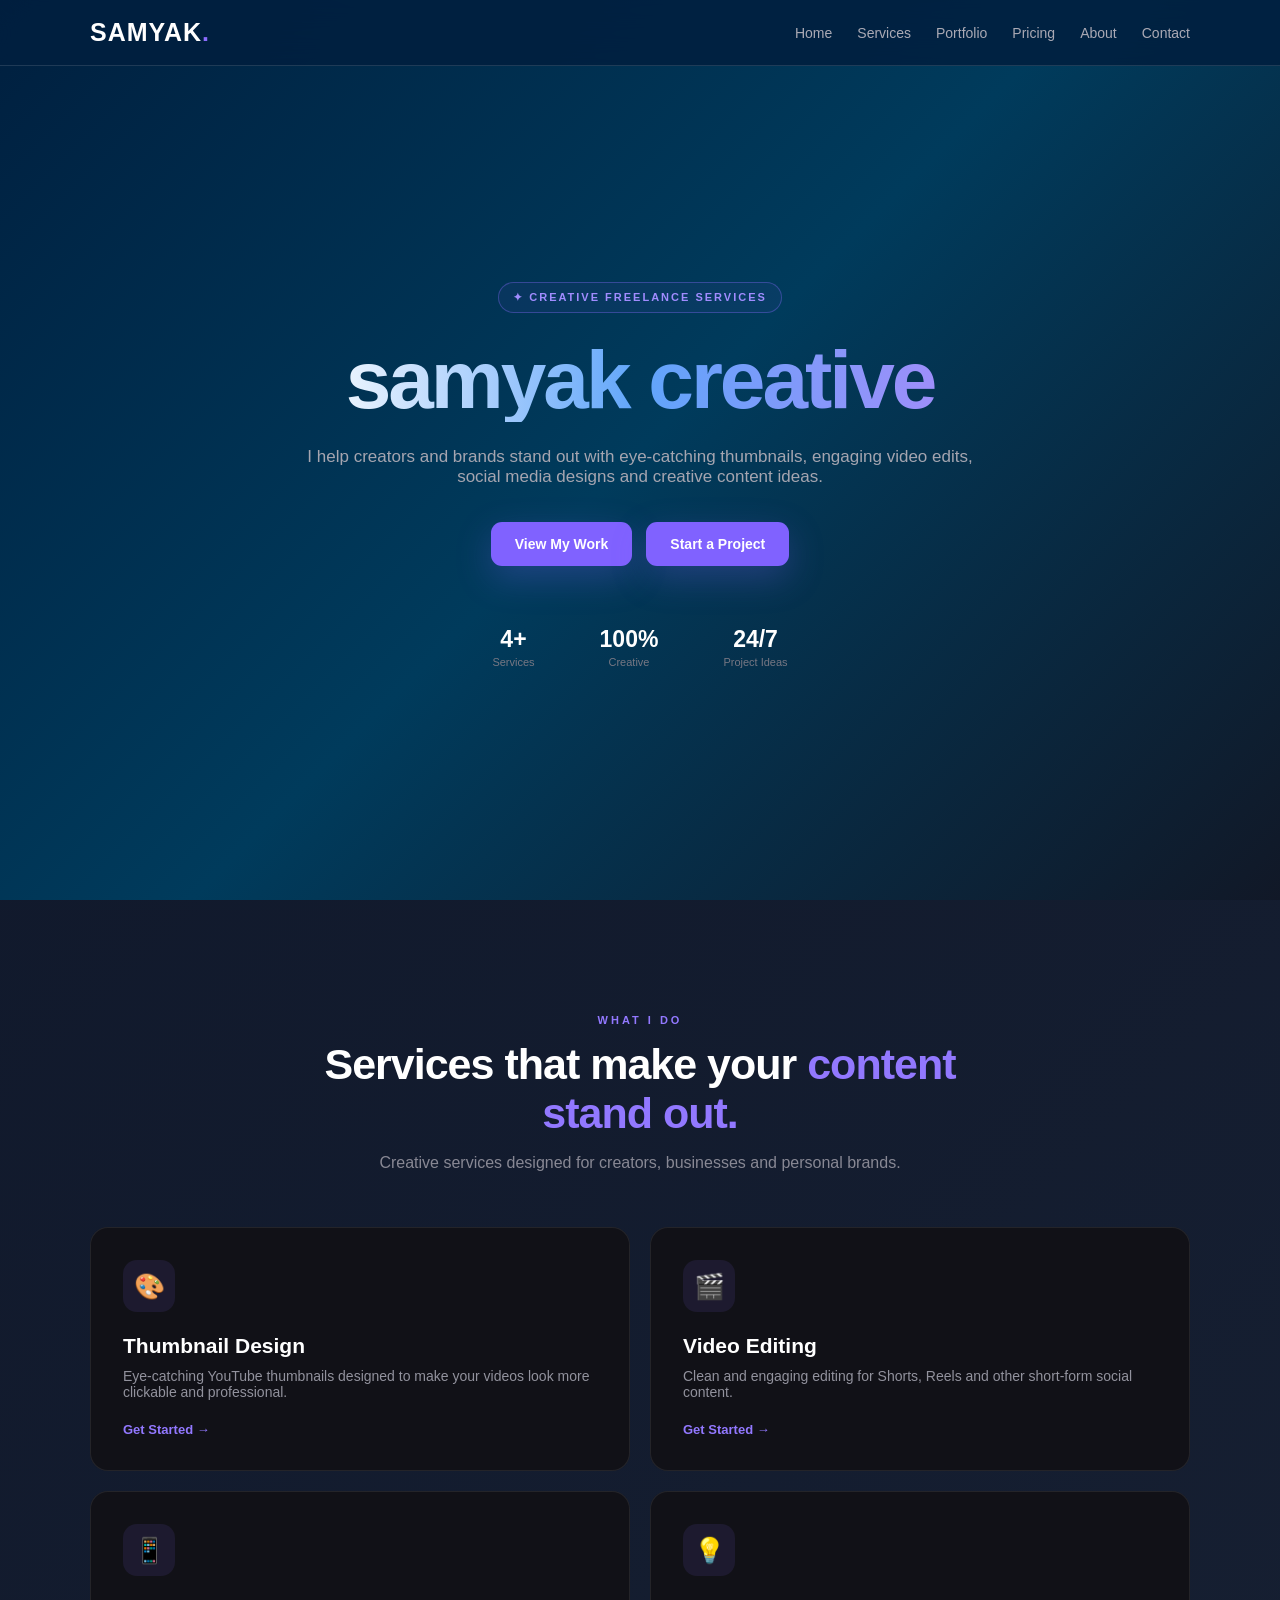
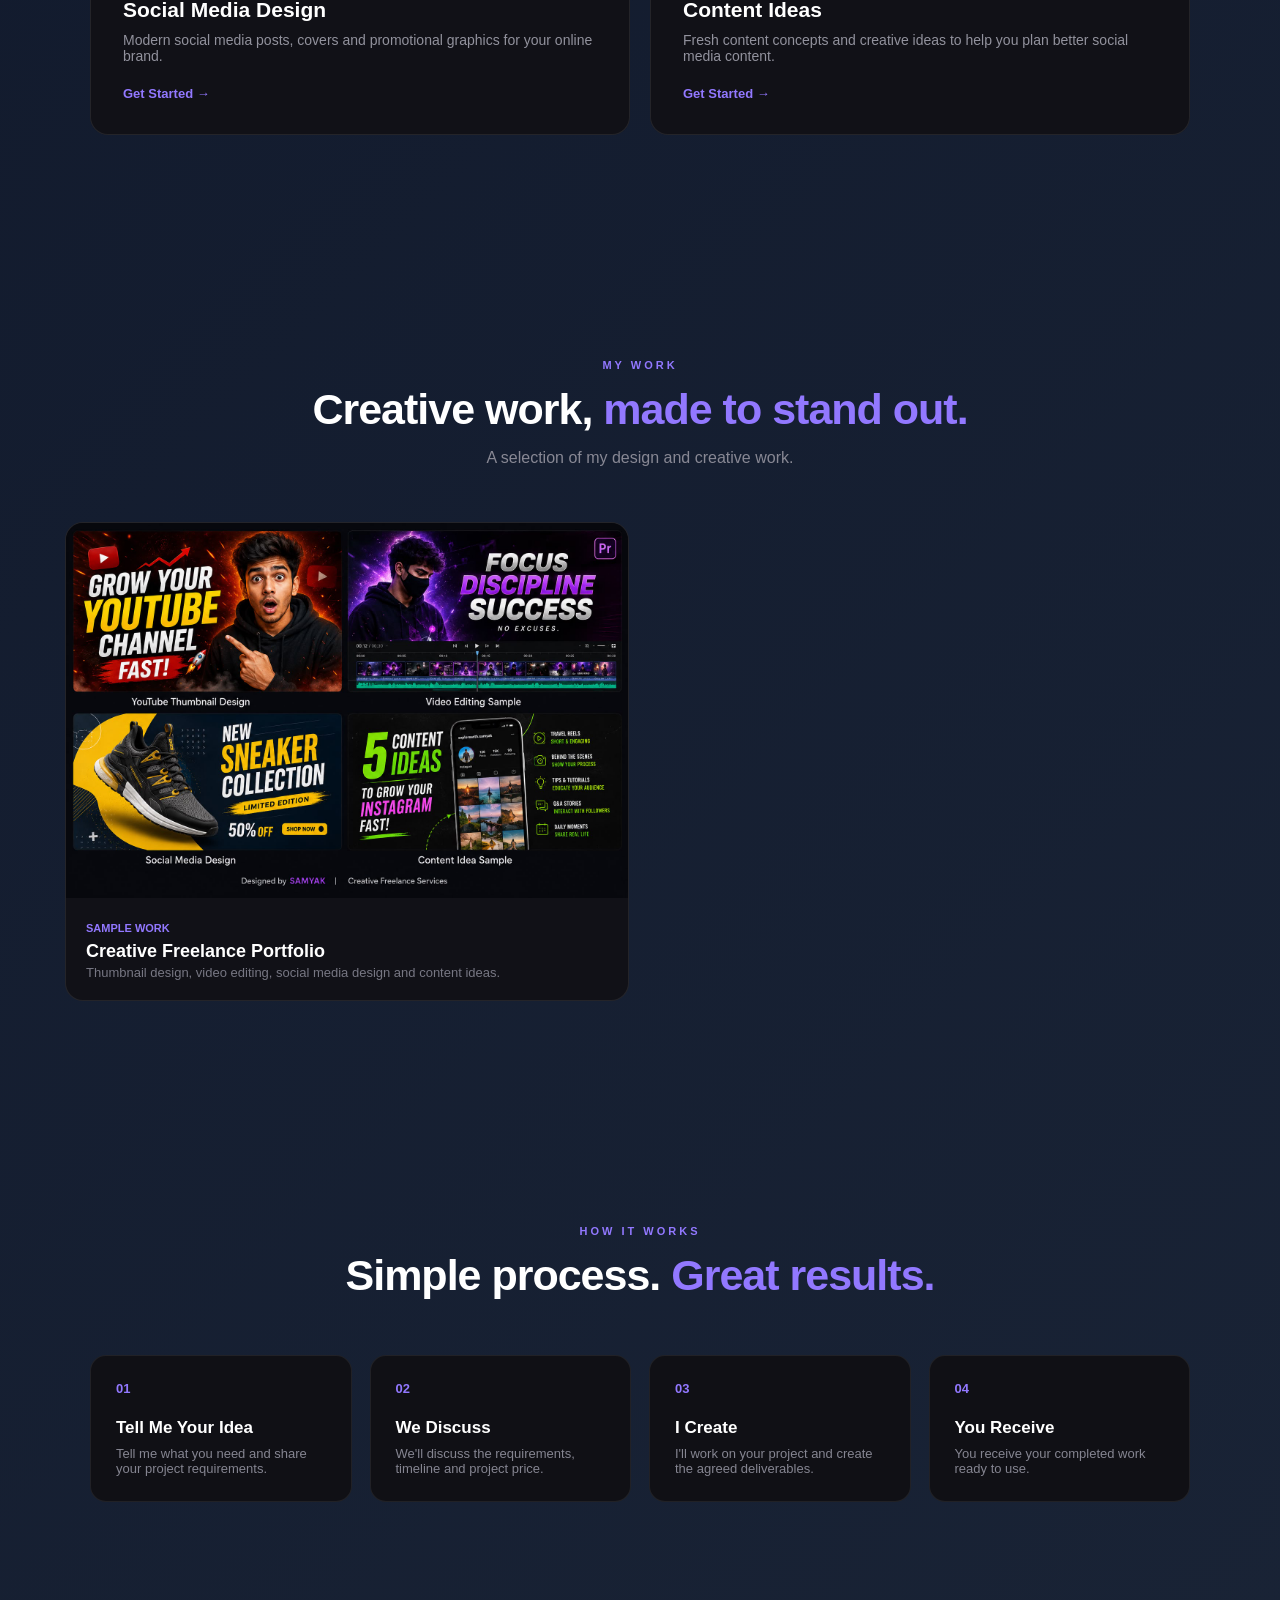
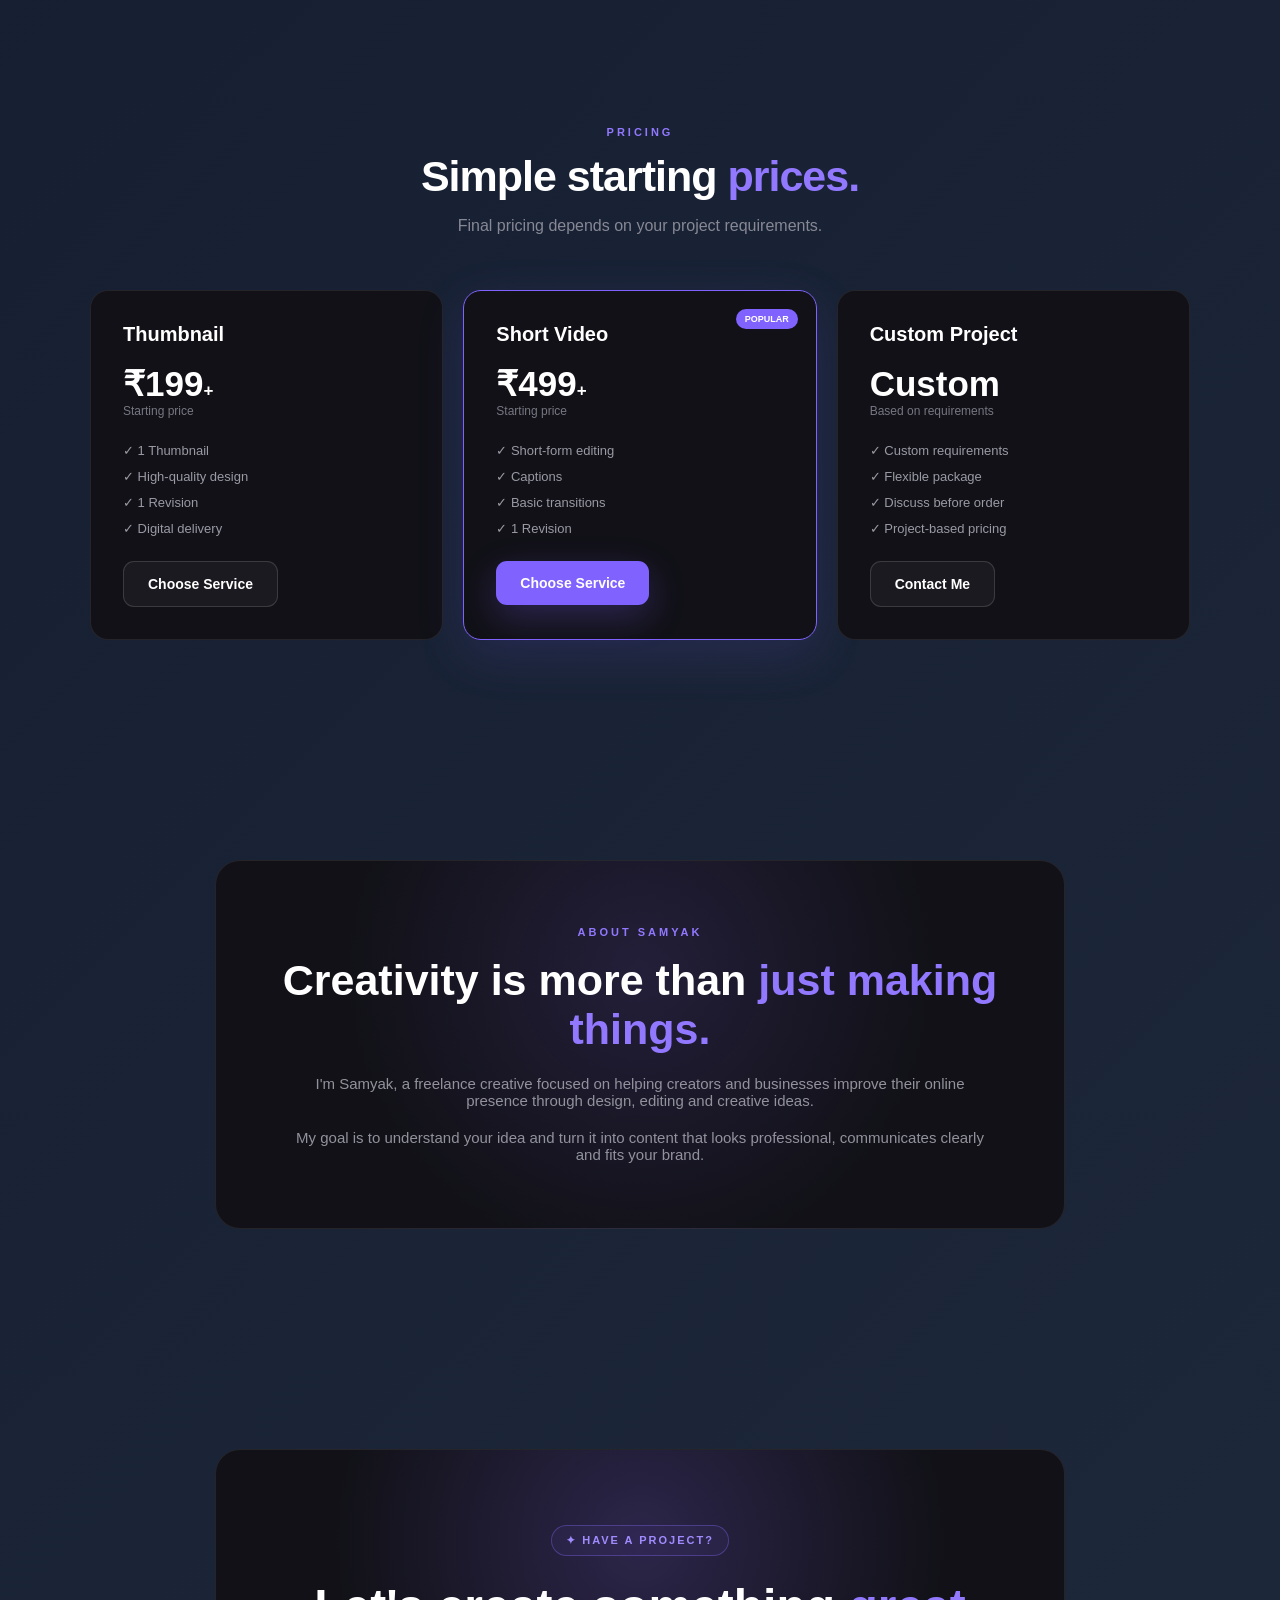
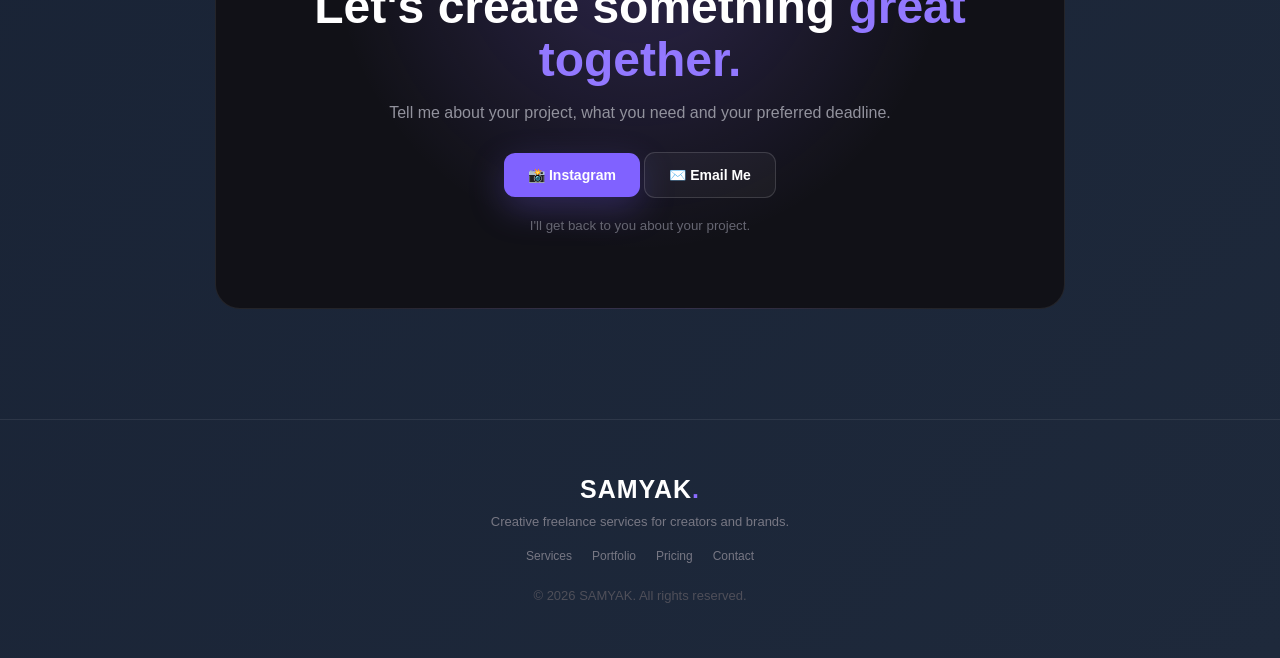
<file: index.html>
<!DOCTYPE html>
<html lang="en">
<head>
    <meta charset="UTF-8">
    <meta name="viewport" content="width=device-width, initial-scale=1.0">

<title>Samyak Creative | Thumbnails & Video Editing</title>
    <meta name="description"
        content="SAMYAK provides creative freelance services including thumbnail design, video editing, social media design and content ideas.">

    <meta name="keywords"
        content="thumbnail design, video editing, social media design, freelance, content ideas">

    <meta name="author" content="SAMYAK">

    <link rel="stylesheet" href="style.css">
</head>

<body>

    <!-- NAVIGATION -->

    <header class="header">

        <nav class="navbar">

            <a href="#home" class="logo">
                SAMYAK<span>.</span>
            </a>

            <div class="nav-links">

                <a href="#home">Home</a>
                <a href="#services">Services</a>
                <a href="#portfolio">Portfolio</a>
                <a href="#pricing">Pricing</a>
                <a href="#about">About</a>
                <a href="#contact">Contact</a>

            </div>

        </nav>

    </header>


    <!-- HERO -->

    <main>

        <section id="home" class="hero">

            <div class="hero-content">

                <div class="badge">
                    ✦ CREATIVE FREELANCE SERVICES
                </div>

                <h1>
                   samyak creative
                </h1>

                <p>
                    I help creators and brands stand out with
                    eye-catching thumbnails, engaging video edits,
                    social media designs and creative content ideas.
                </p>

                <div class="hero-buttons">

                    <a href="#portfolio" class="btn primary">
                        View My Work
                    </a>
<a
    href="https://docs.google.com/forms/d/e/1FAIpQLSeMTdFQb815El9a7GcwvB3ldH8QpaFYIiLAh0WRTfGDCeB_lQ/viewform?usp=sharing&ouid=116412557178667055718"
    target="_blank"
    rel="noopener noreferrer"
    class="btn primary">
    Start a Project
</a>
                   
                </div>

                <div class="hero-stats">

                    <div>
                        <strong>4+</strong>
                        <span>Services</span>
                    </div>

                    <div>
                        <strong>100%</strong>
                        <span>Creative</span>
                    </div>

                    <div>
                        <strong>24/7</strong>
                        <span>Project Ideas</span>
                    </div>

                </div>

            </div>

        </section>


        <!-- SERVICES -->

        <section id="services" class="section">

            <div class="section-heading">

                <span>WHAT I DO</span>

                <h2>
                    Services that make your
                    <strong>content stand out.</strong>
                </h2>

                <p>
                    Creative services designed for creators,
                    businesses and personal brands.
                </p>

            </div>


            <div class="services-grid">

                <article class="service-card">

                    <div class="icon">🎨</div>
                 <h3>Thumbnail Design</h3>

                    <p>
                        Eye-catching YouTube thumbnails designed
                        to make your videos look more clickable
                        and professional.
                    </p>

                   <a
    href="https://docs.google.com/forms/d/e/1FAIpQLSeMTdFQb815El9a7GcwvB3ldH8QpaFYIiLAh0WRTfGDCeB_lQ/viewform?usp=sharing&ouid=116412557178667055718"
    target="_blank"
    rel="noopener noreferrer">
    Get Started →
</a>
                   
                </article>


                <article class="service-card">

                    <div class="icon">🎬</div>

                    <h3>Video Editing</h3>

                    <p>
                        Clean and engaging editing for Shorts,
                        Reels and other short-form social content.
                    </p>

                   <a
    href="https://docs.google.com/forms/d/e/1FAIpQLSeMTdFQb815El9a7GcwvB3ldH8QpaFYIiLAh0WRTfGDCeB_lQ/viewform?usp=sharing&ouid=116412557178667055718"
    target="_blank"
    rel="noopener noreferrer">
    Get Started →
</a>

                </article>


                <article class="service-card">

                    <div class="icon">📱</div>

                    <h3>Social Media Design</h3>

                    <p>
                        Modern social media posts, covers and
                        promotional graphics for your online brand.
                    </p>

                    <a
    href="https://docs.google.com/forms/d/e/1FAIpQLSeMTdFQb815El9a7GcwvB3ldH8QpaFYIiLAh0WRTfGDCeB_lQ/viewform?usp=sharing&ouid=116412557178667055718"
    target="_blank"
    rel="noopener noreferrer">
    Get Started →
</a>

                </article>


                <article class="service-card">

                    <div class="icon">💡</div>

                    <h3>Content Ideas</h3>

                    <p>
                        Fresh content concepts and creative ideas
                        to help you plan better social media content.
                    </p>

                      <a
    href="https://docs.google.com/forms/d/e/1FAIpQLSeMTdFQb815El9a7GcwvB3ldH8QpaFYIiLAh0WRTfGDCeB_lQ/viewform?usp=sharing&ouid=116412557178667055718"
    target="_blank"
    rel="noopener noreferrer">
    Get Started →
</a>

                </article>

            </div>

        </section>


        <!-- PORTFOLIO -->

        <section id="portfolio" class="section portfolio-section">

            <div class="section-heading">

                <span>MY WORK</span>

                <h2>
                    Creative work,
                    <strong>made to stand out.</strong>
                </h2>

                <p>
                    A selection of my design and creative work.
                </p>

            </div>


            <div class="portfolio-grid">



    <div class="portfolio-card">
        <img
            src="portfolio-samples.png"
            alt="SAMYAK Creative Freelance Services - Sample Work"
            style="width:100%; display:block;"
        >

        <div class="portfolio-info">
            <span>Sample Work</span>
            <h3>Creative Freelance Portfolio</h3>
            <p>Thumbnail design, video editing, social media design and content ideas.</p>
        </div>
    </div>

</div> 
    
</section>
        <!-- PROCESS -->

        <section class="section process-section">

            <div class="section-heading">

                <span>HOW IT WORKS</span>

                <h2>
                    Simple process.
                    <strong>Great results.</strong>
                </h2>

            </div>


            <div class="process-grid">

                <div class="process-card">

                    <div class="number">01</div>

                    <h3>Tell Me Your Idea</h3>

                    <p>
                        Tell me what you need and share
                        your project requirements.
                    </p>

                </div>


                <div class="process-card">

                    <div class="number">02</div>

                    <h3>We Discuss</h3>

                    <p>
                        We'll discuss the requirements,
                        timeline and project price.
                    </p>

                </div>


                <div class="process-card">

                    <div class="number">03</div>

                    <h3>I Create</h3>

                    <p>
                        I'll work on your project and
                        create the agreed deliverables.
                    </p>

                </div>


                <div class="process-card">

                    <div class="number">04</div>

                    <h3>You Receive</h3>

                    <p>
                        You receive your completed work
                        ready to use.
                    </p>

                </div>

            </div>

        </section>


        <!-- PRICING -->

        <section id="pricing" class="section">

            <div class="section-heading">

                <span>PRICING</span>

                <h2>
                    Simple starting
                    <strong>prices.</strong>
                </h2>

                <p>
                    Final pricing depends on your project
                    requirements.
                </p>

            </div>


            <div class="pricing-grid">


                <article class="price-card">

                    <h3>Thumbnail</h3>

                    <div class="price">
                        ₹199<small>+</small>
                    </div>

                    <p>
                        Starting price
                    </p>

                    <ul>

                        <li>✓ 1 Thumbnail</li>
                        <li>✓ High-quality design</li>
                        <li>✓ 1 Revision</li>
                        <li>✓ Digital delivery</li>

                    </ul>

                    <a href="https://docs.google.com/forms/d/e/1FAIpQLSeMTdFQb815El9a7GcwvB3ldH8QpaFYIiLAh0WRTfGDCeB_lQ/viewform?usp=sharing&ouid=116412557178667055718" target="_blank" rel="noopener noreferrer" class="btn secondary">
    Choose Service
</a>

                </article>


                <article class="price-card featured">

                    <div class="popular">
                        POPULAR
                    </div>

                    <h3>Short Video</h3>

                    <div class="price">
                        ₹499<small>+</small>
                    </div>

                    <p>
                        Starting price
                    </p>

                    <ul>

                        <li>✓ Short-form editing</li>
                        <li>✓ Captions</li>
                        <li>✓ Basic transitions</li>
                        <li>✓ 1 Revision</li>

                    </ul>

                    <a href="#contact" class="btn primary">
                        Choose Service
                    </a>

                </article>


                <article class="price-card">

                    <h3>Custom Project</h3>

                    <div class="price">
                        Custom
                    </div>

                    <p>
                        Based on requirements
                    </p>

                    <ul>

                        <li>✓ Custom requirements</li>
                        <li>✓ Flexible package</li>
                        <li>✓ Discuss before order</li>
                        <li>✓ Project-based pricing</li>

                    </ul>

                    <a href="#contact" class="btn secondary">
                        Contact Me
                    </a>

                </article>

            </div>

        </section>


        <!-- ABOUT -->

        <section id="about" class="section about-section">

            <div class="about-box">

                <div class="about-label">
                    ABOUT SAMYAK
                </div>

                <h2>
                    Creativity is more than
                    <span>just making things.</span>
                </h2>

                <p>
                    I'm Samyak, a freelance creative focused on
                    helping creators and businesses improve their
                    online presence through design, editing and
                    creative ideas.
                </p>

                <p>
                    My goal is to understand your idea and turn
                    it into content that looks professional,
                    communicates clearly and fits your brand.
                </p>

            </div>

        </section>


        <!-- CONTACT -->

        <section id="contact" class="section contact-section">

            <div class="contact-box">

                <div class="badge">
                    ✦ HAVE A PROJECT?
                </div>

                <h2>
                    Let's create something
                    <span>great together.</span>
                </h2>

                <p>
                    Tell me about your project, what you need
                    and your preferred deadline.
                </p>

                <div class="contact-buttons">

                    <!-- Replace explorewith.samyak -->

                    <a
                       href="https://www.instagram.com/explorewith.samyak/"
    target="_blank"
    rel="noopener noreferrer"
    class="btn primary">
    📸 Instagram
                    </a>


                    <!-- Replace YOURMAIL -->
<a
    href="mailto:samyakwork23@gmail.com"
    class="btn secondary">
    ✉️ Email Me
</a>

                </div>

                <small>
                    I'll get back to you about your project.
                </small>

            </div>

        </section>

    </main>


    <!-- FOOTER -->

    <footer>

        <a href="#home" class="logo">
            SAMYAK<span>.</span>
        </a>

        <p>
            Creative freelance services for creators and brands.
        </p>

        <div class="footer-links">

            <a href="#services">Services</a>
            <a href="#portfolio">Portfolio</a>
            <a href="#pricing">Pricing</a>
            <a href="#contact">Contact</a>

        </div>

        <p class="copyright">
            © 2026 SAMYAK. All rights reserved.
        </p>

    </footer>


    <script src="script.js"></script>

</body>
</html>
</file>
<file: style.css>
* {
    margin: 0;
    padding: 0;
    box-sizing: border-box;
}

html {
    scroll-behavior: smooth;
}

body {
    margin: 0;
    padding: 0;
    font-family: Arial, sans-serif;
  background: linear-gradient(135deg, #0f172a, #1e293b);
    color: #ffffff;
}
a {
    color: inherit;
    text-decoration: none;
}

.header {
    position: fixed;
    top: 0;
    left: 0;
    width: 100%;
    z-index: 1000;
    background: rgba(0, 31, 63, 0.88);
    backdrop-filter: blur(16px);
    border-bottom: 1px solid rgba(255, 255, 255, 0.12);
}

.navbar {
    max-width: 1150px;
    margin: auto;
    padding: 18px 25px;
    display: flex;
    align-items: center;
    justify-content: space-between;
}

.logo {
    font-size: 25px;
    font-weight: 900;
    letter-spacing: 1px;
}

.logo span {
    color: #8b6cff;
}

.nav-links {
    display: flex;
    gap: 25px;
}

.nav-links a {
    color: #aaaab5;
    font-size: 14px;
    transition: 0.3s;
}

.nav-links a:hover {
    color: #ffffff;
}

.hero {
    min-height: 100vh;
    display: flex;
    align-items: center;
    justify-content: center;
    text-align: center;
    padding: 130px 20px 80px;
   background: linear-gradient(135deg, #001f3f 0%, #003b5c 50%, #111827 100%);
}
.hero-content {
    max-width: 850px;
}

.badge {
    display: inline-block;
    padding: 8px 14px;
    border: 1px solid rgba(139,108,255,0.35);
    border-radius: 50px;
    color: #a18cff;
    font-size: 11px;
    font-weight: 700;
    letter-spacing: 2px;
    background: rgba(139,108,255,0.06);
    margin-bottom: 25px;
}

.hero h1 {
    font-size: clamp(45px, 8vw, 82px);
    line-height: 1.02;
    margin-bottom: 25px;
    letter-spacing: -3px;
    font-weight: 800;
    background: linear-gradient(90deg, #ffffff, #60a5fa, #a78bfa);
    -webkit-background-clip: text;
    -webkit-text-fill-color: transparent;
    background-clip: text;
}

.hero h1 span {
    color: #9278ff;
}

.hero-content > p {
    max-width: 680px;
    margin: auto;
    color: #a5a5b0;
    font-size: 17px;
}

.hero-buttons {
    margin-top: 35px;
    display: flex;
    justify-content: center;
    gap: 14px;
    flex-wrap: wrap;
}

.btn {
    display: inline-block;
    padding: 14px 24px;
    border-radius: 11px;
    font-size: 14px;
    font-weight: 700;
    transition: 0.3s;
}

.btn:hover {
    transform: translateY(-3px);
}

.btn.primary {
    background: #8062ff;
    box-shadow: 0 12px 35px rgba(128,98,255,0.25);
}

.btn.primary:hover {
    background: #967eff;
}

.btn.secondary {
    border: 1px solid rgba(255,255,255,0.14);
    background: rgba(255,255,255,0.04);
}

.btn.secondary:hover {
    background: rgba(255,255,255,0.09);
}

.hero-stats {
    margin-top: 60px;
    display: flex;
    justify-content: center;
    gap: 65px;
}

.hero-stats div {
    display: flex;
    flex-direction: column;
}

.hero-stats strong {
    font-size: 23px;
}

.hero-stats span {
    color: #777783;
    font-size: 11px;
    margin-top: 3px;
}

.section {
    max-width: 1150px;
    margin: auto;
    padding: 110px 25px;
}

.section-heading {
    max-width: 700px;
    margin: 0 auto 55px;
    text-align: center;
}

.section-heading > span {
    color: #9278ff;
    font-size: 11px;
    font-weight: 800;
    letter-spacing: 3px;
}

.section-heading h2 {
    margin-top: 12px;
    font-size: 43px;
    line-height: 1.15;
    letter-spacing: -1px;
}

.section-heading h2 strong {
    color: #9278ff;
}

.section-heading p {
    color: #888894;
    margin-top: 15px;
}

.services-grid {
    display: grid;
    grid-template-columns: repeat(2, 1fr);
    gap: 20px;
}

.service-card {
    padding: 32px;
  background: #111117; 
    border: 1px solid rgba(96, 165, 250, 0.18);
    border-radius: 18px;
    transition: 0.3s;
    backdrop-filter: blur(10px);
}

.service-card:hover {
    transform: translateY(-6px);
    border-color: rgba(139,108,255,0.55);
}

.icon {
    width: 52px;
    height: 52px;
    display: flex;
    align-items: center;
    justify-content: center;
    background: rgba(139,108,255,0.1);
    border-radius: 14px;
    font-size: 25px;
    margin-bottom: 22px;
}

.service-card h3 {
    font-size: 21px;
    margin-bottom: 10px;
}

.service-card p {
    color: #92929d;
    font-size: 14px;
    margin-bottom: 20px;
}

.service-card a {
    color: #9278ff;
    font-size: 13px;
    font-weight: 700;
}

.portfolio-section {
    max-width: 1200px;
}

.portfolio-grid {
    display: grid;
    grid-template-columns: repeat(2, 1fr);
    gap: 22px;
}

.portfolio-card {
    overflow: hidden;
    background: #111117;
    border: 1px solid rgba(255,255,255,0.08);
    border-radius: 18px;
    transition: 0.3s;
}

.portfolio-card:hover {
    transform: translateY(-5px);
}

.portfolio-image {
    height: 280px;
    display: flex;
    align-items: center;
    justify-content: center;
    text-align: center;
    background:
        radial-gradient(circle at 30% 20%, rgba(139,108,255,0.25), transparent 35%),
        linear-gradient(135deg, #181421, #0d0e13);
}

.portfolio-image span {
    color: #666673;
    font-size: 13px;
    letter-spacing: 3px;
    font-weight: 700;
}

.portfolio-info {
    padding: 20px;
}

.portfolio-info > span {
    color: #9278ff;
    font-size: 11px;
    font-weight: 700;
    text-transform: uppercase;
}

.portfolio-info h3 {
    margin-top: 5px;
    font-size: 18px;
}

.portfolio-info p {
    color: #777783;
    font-size: 13px;
    margin-top: 3px;
}

.process-grid {
    display: grid;
    grid-template-columns: repeat(4, 1fr);
    gap: 18px;
}

.process-card {
    padding: 25px;
    background: #101015;
    border: 1px solid rgba(255,255,255,0.07);
    border-radius: 16px;
}

.number {
    color: #9278ff;
    font-weight: 800;
    font-size: 13px;
    margin-bottom: 22px;
}

.process-card h3 {
    font-size: 17px;
    margin-bottom: 8px;
}

.process-card p {
    color: #858591;
    font-size: 13px;
}

.pricing-grid {
    display: grid;
    grid-template-columns: repeat(3, 1fr);
    gap: 20px;
}

.price-card {
    position: relative;
    padding: 32px;
    background: #111117;
    border: 1px solid rgba(255,255,255,0.08);
    border-radius: 18px;
}

.price-card.featured {
    border-color: #8062ff;
    box-shadow: 0 15px 50px rgba(128,98,255,0.13);
}

.popular {
    position: absolute;
    top: 18px;
    right: 18px;
    background: #8062ff;
    padding: 5px 9px;
    border-radius: 30px;
    font-size: 9px;
    font-weight: 800;
}

.price-card h3 {
    font-size: 20px;
}

.price {
    margin-top: 18px;
    font-size: 35px;
    font-weight: 900;
}

.price small {
    font-size: 17px;
}

.price-card > p {
    color: #777783;
    font-size: 12px;
}

.price-card ul {
    list-style: none;
    margin: 25px 0;
}

.price-card li {
    color: #9a9aa5;
    font-size: 13px;
    margin: 11px 0;
}

.about-section {
    max-width: 900px;
}

.about-box {
    padding: 65px 50px;
    text-align: center;
    background:
        radial-gradient(circle at 50% 30%, rgba(139,108,255,0.15), transparent 60%),
        #111117;
    border: 1px solid rgba(255,255,255,0.08);
    border-radius: 25px;
}

.about-label {
    color: #9278ff;
    font-size: 11px;
    font-weight: 800;
    letter-spacing: 3px;
    margin-bottom: 18px;
}

.about-box h2 {
    font-size: 43px;
    line-height: 1.15;
}

.about-box h2 span {
    color: #9278ff;
}

.about-box p {
    max-width: 700px;
    margin: 20px auto 0;
    color: #92929d;
    font-size: 15px;
}

.contact-section {
    max-width: 900px;
}

.contact-box {
    text-align: center;
    padding: 75px 30px;
    background:
        radial-gradient(circle at 50% 20%, rgba(139,108,255,0.22), transparent 55%),
        #111117;
    border: 1px solid rgba(255,255,255,0.08);
    border-radius: 25px;
}

.contact-box h2 {
    font-size: 48px;
    line-height: 1.1;
    margin-bottom: 18px;
}

.contact-box h2 span {
    color: #9278ff;
}

.contact-box > p {
    color: #92929d;
    max-width: 600px;
    margin: auto;
}

.contact-buttons {
    margin-top: 30px;
}

.contact-box small {
    display: block;
    color: #666672;
    margin-top: 20px;
}

footer {
    text-align: center;
    padding: 55px 20px;
    border-top: 1px solid rgba(255,255,255,0.08);
}

footer > p {
    color: #777783;
    font-size: 13px;
    margin-top: 10px;
}

.footer-links {
    display: flex;
    justify-content: center;
    gap: 20px;
    margin-top: 20px;
}

.footer-links a {
    color: #777783;
    font-size: 12px;
}

.footer-links a:hover {
    color: #ffffff;
}

.copyright {
    margin-top: 25px !important;
    color: #4f4f59 !important;
}


/* TABLET */

@media (max-width: 900px) {

    .nav-links {
        gap: 12px;
    }

    .process-grid {
        grid-template-columns: repeat(2, 1fr);
    }

    .pricing-grid {
        grid-template-columns: 1fr;
    }

}


/* MOBILE */

@media (max-width: 700px) {

    .navbar {
        padding: 16px 18px;
    }

    .nav-links {
        display: none;
    }

    .hero {
        padding-top: 130px;
    }

    .hero h1 {
        font-size: 45px;
        letter-spacing: -2px;
    }

    .hero-content > p {
        font-size: 15px;
    }

    .hero-buttons {
        flex-direction: column;
    }

    .hero-buttons .btn {
        width: 100%;
    }

    .hero-stats {
        gap: 25px;
    }

    .section {
        padding: 80px 18px;
    }

    .section-heading h2 {
        font-size: 34px;
    }

    .services-grid,
    .portfolio-grid,
    .process-grid {
        grid-template-columns: 1fr;
    }

    .portfolio-image {
        height: 220px;
    }

    .about-box {
        padding: 45px 25px;
    }

    .about-box h2 {
        font-size: 34px;
    }

    .contact-box {
        padding: 55px 22px;
    }

    .contact-box h2 {
        font-size: 36px;
    }

    .contact-buttons .btn {
        display: block;
        margin: 10px 0;
    }

}


.service-card {
    padding: 32px;
    background: #111117;
    border: 1px solid rgba(255, 255, 255, 0.08);
    border-radius: 18px;
    transition: 0.3s;
    box-sizing: border-box;
}
</file>
